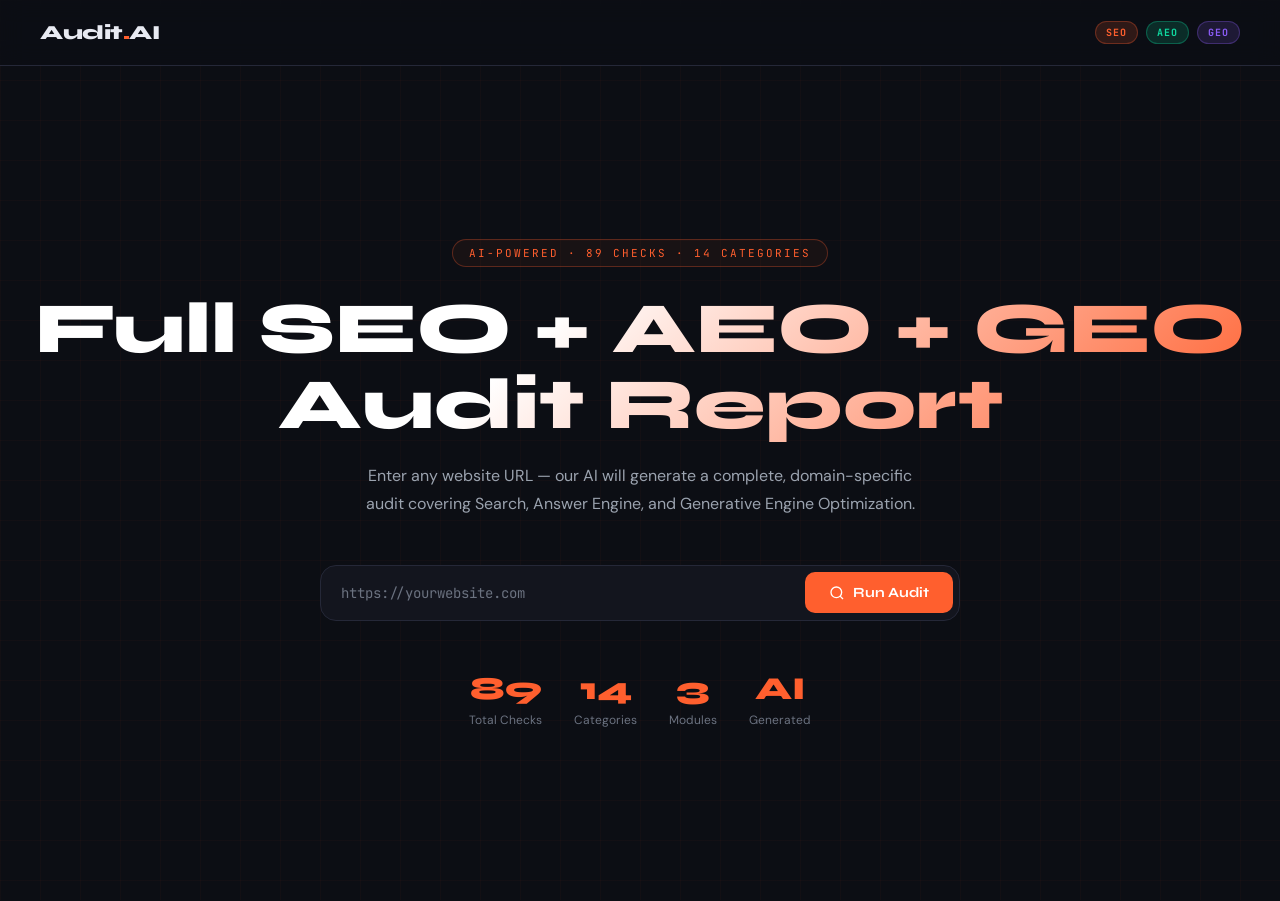
<file: index2.html>
<!DOCTYPE html>
<html lang="en">
<head>
<meta charset="UTF-8">
<meta name="viewport" content="width=device-width, initial-scale=1.0">
<title>SEO / AEO / GEO Audit Tool</title>
<link href="https://fonts.googleapis.com/css2?family=Syne:wght@400;600;700;800&family=DM+Sans:wght@300;400;500;600&family=JetBrains+Mono:wght@400;600&display=swap" rel="stylesheet">
<style>
  :root {
    --bg: #0c0e14;
    --surface: #13151e;
    --surface2: #1a1d2b;
    --border: #252838;
    --accent: #ff5f2e;
    --accent2: #10d9a0;
    --accent3: #8b5cf6;
    --text: #e8eaf2;
    --muted: #6b7280;
    --muted2: #9ba3af;
    --good: #10d9a0;
    --warn: #f59e0b;
    --bad: #ef4444;
    --font-display: 'Syne', sans-serif;
    --font-body: 'DM Sans', sans-serif;
    --font-mono: 'JetBrains Mono', monospace;
  }
  * { box-sizing: border-box; margin: 0; padding: 0; }
  body {
    background: var(--bg);
    color: var(--text);
    font-family: var(--font-body);
    min-height: 100vh;
    overflow-x: hidden;
  }

  /* ── BG GRID ── */
  body::before {
    content: '';
    position: fixed; inset: 0;
    background-image:
      linear-gradient(rgba(255,95,46,0.03) 1px, transparent 1px),
      linear-gradient(90deg, rgba(255,95,46,0.03) 1px, transparent 1px);
    background-size: 40px 40px;
    pointer-events: none; z-index: 0;
  }

  /* ── HEADER ── */
  .header {
    position: relative; z-index: 10;
    padding: 20px 40px;
    display: flex; align-items: center; justify-content: space-between;
    border-bottom: 1px solid var(--border);
    background: rgba(12,14,20,0.8);
    backdrop-filter: blur(12px);
  }
  .logo {
    font-family: var(--font-display);
    font-size: 20px; font-weight: 800;
    letter-spacing: -0.5px;
  }
  .logo span { color: var(--accent); }
  .badges { display: flex; gap: 8px; }
  .badge {
    font-size: 10px; font-weight: 700; letter-spacing: 1px;
    padding: 4px 10px; border-radius: 20px;
    font-family: var(--font-mono);
  }
  .badge-seo { background: rgba(255,95,46,0.15); color: var(--accent); border: 1px solid rgba(255,95,46,0.3); }
  .badge-aeo { background: rgba(16,217,160,0.15); color: var(--accent2); border: 1px solid rgba(16,217,160,0.3); }
  .badge-geo { background: rgba(139,92,246,0.15); color: var(--accent3); border: 1px solid rgba(139,92,246,0.3); }

  /* ── HERO ── */
  #page-hero {
    position: relative; z-index: 5;
    min-height: calc(100vh - 65px);
    display: flex; flex-direction: column;
    align-items: center; justify-content: center;
    padding: 60px 20px;
  }
  .hero-tag {
    font-family: var(--font-mono);
    font-size: 11px; letter-spacing: 2px; color: var(--accent);
    text-transform: uppercase; margin-bottom: 24px;
    padding: 6px 16px; border: 1px solid rgba(255,95,46,0.3);
    border-radius: 20px; background: rgba(255,95,46,0.05);
  }
  .hero-title {
    font-family: var(--font-display);
    font-size: clamp(36px,6vw,72px);
    font-weight: 800; line-height: 1.05;
    text-align: center; margin-bottom: 20px;
    background: linear-gradient(135deg, #fff 40%, #ff5f2e 100%);
    -webkit-background-clip: text; -webkit-text-fill-color: transparent;
    background-clip: text;
  }
  .hero-sub {
    font-size: 16px; color: var(--muted2); text-align: center;
    max-width: 560px; line-height: 1.7; margin-bottom: 48px;
  }

  /* ── INPUT BOX ── */
  .input-wrapper {
    width: 100%; max-width: 640px;
    background: var(--surface);
    border: 1px solid var(--border);
    border-radius: 16px;
    padding: 6px 6px 6px 20px;
    display: flex; gap: 12px; align-items: center;
    transition: border-color 0.2s, box-shadow 0.2s;
  }
  .input-wrapper:focus-within {
    border-color: var(--accent);
    box-shadow: 0 0 0 3px rgba(255,95,46,0.1);
  }
  #url-input {
    flex: 1; background: transparent; border: none; outline: none;
    font-family: var(--font-mono); font-size: 14px; color: var(--text);
    padding: 12px 0;
  }
  #url-input::placeholder { color: var(--muted); }
  #audit-btn {
    background: var(--accent);
    border: none; cursor: pointer;
    padding: 12px 24px; border-radius: 10px;
    font-family: var(--font-display); font-size: 14px; font-weight: 700;
    color: #fff; white-space: nowrap;
    transition: background 0.2s, transform 0.1s;
    display: flex; align-items: center; gap: 8px;
  }
  #audit-btn:hover { background: #e84e1f; transform: translateY(-1px); }
  #audit-btn:disabled { background: #555; cursor: not-allowed; transform: none; }

  .hero-stats {
    display: flex; gap: 32px; margin-top: 48px; flex-wrap: wrap;
    justify-content: center;
  }
  .hero-stat { text-align: center; }
  .hero-stat-num {
    font-family: var(--font-display); font-size: 32px; font-weight: 800;
    color: var(--accent);
  }
  .hero-stat-lbl { font-size: 12px; color: var(--muted); margin-top: 4px; }

  /* ── LOADING ── */
  #loading {
    display: none; position: relative; z-index: 5;
    padding: 60px 20px; max-width: 900px; margin: 0 auto;
  }
  .scan-header {
    text-align: center; margin-bottom: 40px;
  }
  .scan-title {
    font-family: var(--font-display); font-size: 28px; font-weight: 800;
    margin-bottom: 10px;
  }
  .scan-domain {
    font-family: var(--font-mono); font-size: 14px; color: var(--accent);
    padding: 6px 16px; background: rgba(255,95,46,0.1);
    border: 1px solid rgba(255,95,46,0.2); border-radius: 8px;
    display: inline-block;
  }

  /* Progress bar */
  .prog-track {
    background: var(--surface2); border-radius: 8px; height: 8px;
    overflow: hidden; margin-bottom: 8px;
  }
  #prog-fill {
    height: 100%; background: linear-gradient(90deg, var(--accent), #f59e0b);
    border-radius: 8px; width: 0%; transition: width 0.3s ease;
  }
  .prog-meta {
    display: flex; justify-content: space-between;
    font-family: var(--font-mono); font-size: 11px; color: var(--muted);
    margin-bottom: 32px;
  }
  #prog-pct { color: var(--accent); font-weight: 700; }

  .scan-grid {
    display: grid; grid-template-columns: 1fr 1fr; gap: 20px;
  }
  @media(max-width: 640px) { .scan-grid { grid-template-columns: 1fr; } }

  .scan-box {
    background: var(--surface); border: 1px solid var(--border);
    border-radius: 12px; padding: 20px; overflow: hidden;
  }
  .scan-box-title {
    font-family: var(--font-mono); font-size: 10px; font-weight: 600;
    text-transform: uppercase; letter-spacing: 1px; color: var(--muted);
    margin-bottom: 14px;
  }
  .scan-step {
    display: flex; gap: 10px; align-items: center;
    padding: 7px 0; border-bottom: 1px solid var(--border);
    font-size: 12px; color: var(--muted);
    transition: color 0.2s;
  }
  .scan-step:last-child { border-bottom: none; }
  .scan-step.active { color: var(--text); }
  .scan-step.done { color: var(--good); }
  .ss-dot {
    width: 7px; height: 7px; border-radius: 50%;
    background: var(--border); flex-shrink: 0;
    transition: background 0.2s;
  }
  .scan-step.active .ss-dot { background: var(--accent); animation: pulse 1s infinite; }
  .scan-step.done .ss-dot { background: var(--good); animation: none; }
  @keyframes pulse { 0%,100%{opacity:1} 50%{opacity:0.3} }
  .ss-right { margin-left: auto; font-size: 10px; }

  /* Pages list */
  .page-item {
    display: flex; gap: 8px; align-items: center;
    padding: 5px 0; border-bottom: 1px solid var(--border);
    font-size: 11px;
  }
  .page-item:last-child { border-bottom: none; }
  .page-icon { font-size: 12px; }
  .page-url { flex: 1; color: var(--muted); font-family: var(--font-mono); overflow: hidden; text-overflow: ellipsis; white-space: nowrap; }
  .page-status { font-size: 10px; font-weight: 600; padding: 2px 8px; border-radius: 4px; flex-shrink: 0; }
  .page-status.queued { background: var(--surface2); color: var(--muted); }
  .page-status.scanning { background: rgba(255,95,46,0.15); color: var(--accent); animation: pulse 1s infinite; }
  .page-status.done { background: rgba(16,217,160,0.15); color: var(--good); }

  /* Live counters */
  .live-grid {
    display: grid; grid-template-columns: repeat(4,1fr); gap: 12px; margin-top: 20px;
  }
  .live-card {
    background: var(--surface); border: 1px solid var(--border);
    border-radius: 10px; padding: 14px; text-align: center;
  }
  .live-num {
    font-family: var(--font-display); font-size: 26px; font-weight: 800;
    line-height: 1;
  }
  .live-lbl { font-size: 10px; color: var(--muted); margin-top: 4px; }

  /* ── RESULTS ── */
  #results { display: none; position: relative; z-index: 5; }

  /* Result header */
  .res-header {
    background: var(--surface); border-bottom: 1px solid var(--border);
    padding: 20px 32px; display: flex; align-items: center; gap: 20px;
    flex-wrap: wrap;
  }
  .res-domain-wrap { flex: 1; }
  .res-domain {
    font-family: var(--font-display); font-size: 22px; font-weight: 800;
  }
  .res-meta { font-size: 12px; color: var(--muted); margin-top: 2px; }
  .breadcrumb {
    font-family: var(--font-mono); font-size: 11px; color: var(--muted);
    padding: 6px 0;
  }
  .breadcrumb span { color: var(--accent); }

  .res-actions { display: flex; gap: 10px; }
  .btn {
    padding: 9px 18px; border-radius: 8px; font-size: 13px;
    font-weight: 600; cursor: pointer; border: none; transition: all 0.2s;
    display: flex; align-items: center; gap: 6px;
  }
  .btn-outline {
    background: transparent; border: 1px solid var(--border);
    color: var(--muted2);
  }
  .btn-outline:hover { border-color: var(--accent); color: var(--accent); }
  .btn-primary {
    background: var(--accent); color: #fff;
  }
  .btn-primary:hover { background: #e84e1f; }
  .btn-primary:disabled { background: #555; cursor: not-allowed; }

  /* Tabs */
  .tabs-bar {
    background: var(--surface); border-bottom: 1px solid var(--border);
    padding: 0 32px; display: flex; gap: 2px; overflow-x: auto;
    scrollbar-width: none;
  }
  .tabs-bar::-webkit-scrollbar { display: none; }
  .mtab {
    padding: 14px 18px; font-size: 13px; font-weight: 600;
    color: var(--muted); background: transparent; border: none;
    cursor: pointer; border-bottom: 2px solid transparent;
    white-space: nowrap; transition: all 0.2s;
    display: flex; align-items: center; gap: 6px;
    font-family: var(--font-body);
  }
  .mtab:hover { color: var(--text); }
  .mtab.active { color: var(--accent); border-bottom-color: var(--accent); }
  .mtab-count {
    background: var(--bad); color: #fff; font-size: 10px; font-weight: 700;
    padding: 1px 6px; border-radius: 10px;
  }

  /* Tab panels */
  .tab-content { display: none; padding: 32px; max-width: 1200px; margin: 0 auto; }
  .tab-content.active { display: block; }

  /* ── LOADING SKELETON / SPINNER ── */
  .ai-generating {
    display: flex; flex-direction: column; align-items: center;
    justify-content: center; padding: 80px 20px; text-align: center;
  }
  .spinner {
    width: 48px; height: 48px;
    border: 3px solid var(--border);
    border-top-color: var(--accent);
    border-radius: 50%;
    animation: spin 0.8s linear infinite;
    margin-bottom: 20px;
  }
  @keyframes spin { to { transform: rotate(360deg); } }
  .ai-gen-title {
    font-family: var(--font-display); font-size: 20px; font-weight: 700;
    margin-bottom: 8px;
  }
  .ai-gen-sub { font-size: 13px; color: var(--muted); }
  .ai-steps { display: flex; flex-direction: column; gap: 8px; margin-top: 24px; max-width: 360px; width: 100%; }
  .ai-step {
    display: flex; align-items: center; gap: 10px;
    padding: 10px 14px; background: var(--surface);
    border: 1px solid var(--border); border-radius: 8px;
    font-size: 12px; color: var(--muted);
  }
  .ai-step.done { color: var(--good); border-color: rgba(16,217,160,0.3); }
  .ai-step.active { color: var(--text); border-color: var(--accent); }
  .ai-step-dot { width: 8px; height: 8px; border-radius: 50%; background: var(--border); flex-shrink: 0; }
  .ai-step.done .ai-step-dot { background: var(--good); }
  .ai-step.active .ai-step-dot { background: var(--accent); animation: pulse 1s infinite; }

  /* ── CARDS ── */
  .score-cards {
    display: grid; grid-template-columns: repeat(4,1fr); gap: 16px;
    margin-bottom: 28px;
  }
  @media(max-width:900px){ .score-cards { grid-template-columns: repeat(2,1fr); } }
  @media(max-width:500px){ .score-cards { grid-template-columns: 1fr 1fr; } }

  .score-card {
    background: var(--surface); border: 1px solid var(--border);
    border-radius: 14px; padding: 20px;
    transition: border-color 0.2s;
  }
  .score-card:hover { border-color: var(--accent); }
  .sc-label { font-size: 11px; color: var(--muted); text-transform: uppercase; letter-spacing: 1px; font-family: var(--font-mono); margin-bottom: 10px; }
  .sc-value {
    font-family: var(--font-display); font-size: 36px; font-weight: 800;
    line-height: 1;
  }
  .sc-sub { font-size: 11px; color: var(--muted); margin-top: 6px; }
  .sc-bar { height: 3px; background: var(--border); border-radius: 2px; margin-top: 14px; }
  .sc-bar-fill { height: 100%; border-radius: 2px; }

  /* section headings */
  .section-head {
    display: flex; align-items: center; gap: 12px;
    margin-bottom: 20px; padding-bottom: 12px;
    border-bottom: 1px solid var(--border);
  }
  .section-head h2 {
    font-family: var(--font-display); font-size: 18px; font-weight: 800;
    flex: 1;
  }
  .section-head span { font-size: 12px; color: var(--muted); }

  /* Gauge */
  .gauges-row { display: flex; gap: 20px; flex-wrap: wrap; margin-bottom: 28px; }
  .gauge-card {
    background: var(--surface); border: 1px solid var(--border);
    border-radius: 14px; padding: 20px; text-align: center;
    min-width: 130px; flex: 1;
  }
  .gauge-title { font-size: 11px; color: var(--muted); text-transform: uppercase; letter-spacing: 1px; font-family: var(--font-mono); margin-bottom: 14px; }
  .gauge-wrap { position: relative; width: 90px; height: 90px; margin: 0 auto 10px; }
  .gauge-wrap svg { width: 100%; height: 100%; }
  .gauge-bg { fill: none; stroke: var(--border); stroke-width: 8; }
  .gauge-fill { fill: none; stroke-width: 8; stroke-linecap: round; }
  .gauge-num { position: absolute; inset: 0; display: flex; flex-direction: column; align-items: center; justify-content: center; }
  .gauge-score { font-family: var(--font-display); font-size: 22px; font-weight: 800; line-height: 1; }
  .gauge-label { font-size: 9px; color: var(--muted); }
  .gauge-grade {
    font-family: var(--font-mono); font-size: 13px; font-weight: 700;
    padding: 3px 10px; border-radius: 6px;
  }

  /* Category accordion */
  .cat-section {
    background: var(--surface); border: 1px solid var(--border);
    border-radius: 12px; margin-bottom: 10px; overflow: hidden;
  }
  .cat-section-head {
    display: flex; align-items: center; justify-content: space-between;
    padding: 14px 18px; cursor: pointer;
    transition: background 0.15s;
    flex-wrap: wrap; gap: 10px;
  }
  .cat-section-head:hover { background: var(--surface2); }
  .cat-score-badge {
    font-family: var(--font-mono); font-size: 11px; font-weight: 700;
    padding: 3px 10px; border-radius: 6px;
  }
  .cat-toggle { font-size: 12px; color: var(--muted); transition: transform 0.2s; }
  .cat-section.open .cat-toggle { transform: rotate(180deg); }
  .cat-stats-row { display: flex; gap: 12px; font-size: 11px; }
  .cat-stat-pass { color: var(--good); font-weight: 600; }
  .cat-stat-warn { color: var(--warn); font-weight: 600; }
  .cat-stat-fail { color: var(--bad); font-weight: 600; }

  /* Table inside accordion */
  .table-scroll { overflow-x: auto; display: none; }
  .cat-section.open .table-scroll { display: block; }

  .checks-table {
    width: 100%; border-collapse: collapse; font-size: 12px;
  }
  .checks-table th {
    padding: 10px 14px; text-align: left;
    font-size: 10px; font-weight: 700; text-transform: uppercase;
    letter-spacing: 0.5px; color: var(--muted);
    background: var(--surface2); border-bottom: 1px solid var(--border);
  }
  .checks-table td {
    padding: 10px 14px; border-bottom: 1px solid var(--border);
    color: var(--text); vertical-align: top;
  }
  .checks-table tr:last-child td { border-bottom: none; }
  .check-name { font-weight: 600; font-size: 12px; }
  .finding-text { font-size: 12px; color: var(--muted2); line-height: 1.4; }
  .action-text { font-size: 12px; color: var(--text); line-height: 1.4; }

  /* Badges */
  .status-badge {
    display: inline-flex; align-items: center; gap: 4px;
    font-size: 10px; font-weight: 700; padding: 3px 8px; border-radius: 5px;
    font-family: var(--font-mono); white-space: nowrap;
  }
  .sb-pass { background: rgba(16,217,160,0.12); color: var(--good); border: 1px solid rgba(16,217,160,0.25); }
  .sb-warn { background: rgba(245,158,11,0.12); color: var(--warn); border: 1px solid rgba(245,158,11,0.25); }
  .sb-fail { background: rgba(239,68,68,0.12); color: var(--bad); border: 1px solid rgba(239,68,68,0.25); }

  .priority-badge {
    display: inline-block; font-size: 10px; font-weight: 700;
    padding: 2px 8px; border-radius: 4px; font-family: var(--font-mono);
  }
  .pr-critical { background: rgba(239,68,68,0.15); color: var(--bad); }
  .pr-high { background: rgba(245,158,11,0.15); color: var(--warn); }
  .pr-medium { background: rgba(59,130,246,0.15); color: #60a5fa; }
  .pr-low { background: rgba(107,114,128,0.15); color: var(--muted2); }

  /* Strengths / Weaknesses */
  .sw-list { display: flex; flex-direction: column; gap: 8px; margin-bottom: 24px; }
  .sw-item {
    display: flex; gap: 12px; align-items: flex-start;
    padding: 12px 16px; border-radius: 10px;
    font-size: 13px; line-height: 1.5; border: 1px solid;
  }
  .sw-item.strength { background: rgba(16,217,160,0.05); border-color: rgba(16,217,160,0.15); }
  .sw-item.weakness { background: rgba(239,68,68,0.05); border-color: rgba(239,68,68,0.15); }
  .sw-dot { width: 8px; height: 8px; border-radius: 50%; flex-shrink: 0; margin-top: 5px; }
  .sw-dot.s { background: var(--good); }
  .sw-dot.w { background: var(--bad); }

  /* Exec summary card */
  .exec-card {
    background: var(--surface); border: 1px solid var(--border);
    border-radius: 14px; padding: 24px; margin-bottom: 24px;
  }
  .exec-card-title {
    font-family: var(--font-display); font-size: 15px; font-weight: 700;
    margin-bottom: 12px; display: flex; align-items: center; gap: 8px;
  }
  .exec-grid { display: grid; grid-template-columns: 1fr 1fr; gap: 20px; }
  @media(max-width:640px){ .exec-grid { grid-template-columns: 1fr; } }
  .exec-col h3 { font-size: 13px; font-weight: 700; margin-bottom: 10px; color: var(--muted2); }
  .exec-col ul { list-style: none; display: flex; flex-direction: column; gap: 6px; }
  .exec-col li {
    display: flex; gap: 8px; align-items: flex-start;
    font-size: 12px; color: var(--muted2); line-height: 1.5;
  }
  .li-dot { width: 6px; height: 6px; border-radius: 50%; margin-top: 5px; flex-shrink: 0; }

  /* Calendar */
  .cal-month { margin-bottom: 28px; }
  .cal-month-head {
    background: var(--surface2); border: 1px solid var(--border);
    border-radius: 12px 12px 0 0; padding: 14px 20px;
    display: flex; align-items: center; justify-content: space-between;
  }
  .cal-month-head h3 {
    font-family: var(--font-display); font-size: 15px; font-weight: 700;
  }
  .cal-table { width: 100%; border-collapse: collapse; font-size: 12px; min-width: 700px; }
  .cal-table th {
    padding: 9px 14px; text-align: left;
    font-size: 10px; font-weight: 700; text-transform: uppercase;
    letter-spacing: 0.5px; color: var(--muted);
    background: var(--surface2); border-bottom: 1px solid var(--border);
  }
  .cal-table td {
    padding: 10px 14px; border-bottom: 1px solid var(--border);
    background: var(--surface); color: var(--text); vertical-align: top;
  }
  .cal-week { font-family: var(--font-mono); font-size: 11px; font-weight: 700; color: var(--accent); }
  .cal-dates { font-size: 10px; color: var(--muted); margin-top: 2px; }
  .cal-title { font-weight: 600; font-size: 12px; }
  .cal-kw { font-size: 11px; color: var(--muted2); margin-top: 3px; font-style: italic; }
  .cal-goal { font-size: 11px; color: var(--muted2); }

  /* Content type chips */
  .type-chip { font-size: 10px; font-weight: 700; padding: 3px 8px; border-radius: 5px; white-space: nowrap; }
  .type-blog { background: rgba(59,130,246,0.15); color: #60a5fa; }
  .type-service { background: rgba(255,95,46,0.15); color: var(--accent); }
  .type-case { background: rgba(16,217,160,0.15); color: var(--good); }
  .type-social { background: rgba(236,72,153,0.15); color: #f472b6; }
  .type-faq { background: rgba(245,158,11,0.15); color: var(--warn); }
  .type-usecase { background: rgba(139,92,246,0.15); color: var(--accent3); }
  .type-definition { background: rgba(6,182,212,0.15); color: #22d3ee; }
  .type-landing { background: rgba(168,85,247,0.15); color: #c084fc; }

  .owner-chip { font-size: 10px; font-weight: 700; padding: 3px 8px; border-radius: 5px; }
  .owner-seo { background: rgba(255,95,46,0.15); color: var(--accent); }
  .owner-content { background: rgba(59,130,246,0.15); color: #60a5fa; }
  .owner-marketing { background: rgba(16,217,160,0.15); color: var(--good); }

  /* KW table */
  .kw-table { width: 100%; border-collapse: collapse; font-size: 12px; min-width: 700px; }
  .kw-table th {
    padding: 9px 14px; text-align: left;
    font-size: 10px; font-weight: 700; text-transform: uppercase;
    letter-spacing: 0.5px; color: var(--muted);
    background: var(--surface2); border-bottom: 1px solid var(--border);
  }
  .kw-table td {
    padding: 9px 14px; border-bottom: 1px solid var(--border);
    background: var(--surface); color: var(--text); vertical-align: top;
  }
  .kw-keyword { font-weight: 500; }
  .kw-vol { font-family: var(--font-mono); text-align: right; }
  .diff-high { color: var(--bad); font-weight: 600; }
  .diff-medium { color: var(--warn); font-weight: 600; }
  .diff-low { color: var(--good); font-weight: 600; }
  .intent-chip { font-size: 10px; padding: 2px 7px; background: var(--surface2); border-radius: 4px; color: var(--muted2); }
  .target-page { font-size: 11px; color: var(--muted2); }

  /* Competitor */
  .comp-profile {
    background: var(--surface); border: 1px solid var(--border);
    border-radius: 12px; overflow: hidden; margin-bottom: 14px;
  }
  .comp-profile-head {
    padding: 14px 18px; background: var(--surface2);
    border-bottom: 1px solid var(--border);
    display: flex; align-items: center; justify-content: space-between; flex-wrap: wrap; gap: 8px;
  }
  .comp-profile-head h3 { font-family: var(--font-display); font-size: 15px; font-weight: 700; }
  .comp-profile-head span { font-size: 11px; color: var(--muted); }
  .comp-detail-table { width: 100%; border-collapse: collapse; }
  .comp-detail-table td { padding: 9px 18px; border-bottom: 1px solid var(--border); font-size: 12px; }
  .comp-detail-table td:first-child { color: var(--muted); font-weight: 600; min-width: 120px; width: 140px; }

  /* Action table */
  .action-table { width: 100%; border-collapse: collapse; font-size: 12px; min-width: 650px; }
  .action-table th {
    padding: 9px 12px; text-align: left;
    font-size: 10px; font-weight: 700; text-transform: uppercase;
    letter-spacing: 0.5px; color: var(--muted);
    background: var(--surface2); border-bottom: 1px solid var(--border);
  }
  .action-table td {
    padding: 9px 12px; border-bottom: 1px solid var(--border);
    background: var(--surface); vertical-align: top;
  }
  .action-num { font-family: var(--font-mono); font-weight: 700; font-size: 13px; }
  .action-fix { font-size: 12px; color: var(--text); line-height: 1.4; }
  .check-desc { font-size: 11px; color: var(--muted); margin-top: 3px; }

  /* Phase table */
  .phase-table { background: var(--surface); border: 1px solid var(--border); border-radius: 12px; overflow: hidden; margin-bottom: 16px; }
  .phase-head { padding: 14px 18px; }
  .phase-head-title { font-family: var(--font-display); font-size: 15px; font-weight: 700; }
  .phase-head-sub { font-size: 11px; color: var(--muted); margin-top: 3px; }
  .phase-inner-table { width: 100%; border-collapse: collapse; font-size: 12px; min-width: 600px; }
  .phase-inner-table th { padding: 8px 12px; text-align: left; font-size: 10px; font-weight: 700; text-transform: uppercase; letter-spacing: 0.5px; color: var(--muted); background: var(--surface2); border-bottom: 1px solid var(--border); }
  .phase-inner-table td { padding: 9px 12px; border-bottom: 1px solid var(--border); }
  .phase-inner-table tr:last-child td { border-bottom: none; }

  /* Score chips */
  .score-chip { font-family: var(--font-mono); font-size: 11px; font-weight: 700; padding: 3px 8px; border-radius: 5px; }
  .sc-red { background: rgba(239,68,68,0.15); color: var(--bad); }
  .sc-yellow { background: rgba(245,158,11,0.15); color: var(--warn); }
  .sc-green { background: rgba(16,217,160,0.15); color: var(--good); }

  /* Grade colors */
  .grade-good { background: rgba(16,217,160,0.15); color: var(--good); }
  .grade-ok { background: rgba(245,158,11,0.15); color: var(--warn); }
  .grade-bad { background: rgba(239,68,68,0.15); color: var(--bad); }

  /* Intro para */
  .intro-para {
    border-left: 3px solid var(--accent);
    padding: 12px 16px; margin-bottom: 20px;
    background: rgba(255,95,46,0.05); border-radius: 0 8px 8px 0;
    font-size: 13px; color: var(--muted2); line-height: 1.65;
  }

  /* Focus para */
  .focus-para {
    border-left: 3px solid var(--warn);
    padding: 10px 14px; margin-bottom: 14px;
    background: rgba(245,158,11,0.05); border-radius: 0 8px 8px 0;
    font-size: 12.5px; color: var(--muted2); line-height: 1.6;
  }

  /* Cat intro */
  .cat-intro {
    padding: 10px 18px; font-size: 12.5px; color: var(--muted2);
    line-height: 1.6; font-style: italic;
    border-bottom: 1px solid var(--border);
    background: rgba(255,255,255,0.02);
    display: none;
  }
  .cat-section.open .cat-intro { display: block; }

  /* Milestone table */
  .milestone-table { width: 100%; border-collapse: collapse; font-size: 13px; }
  .milestone-table th { padding: 10px 16px; text-align: left; font-size: 11px; font-weight: 700; text-transform: uppercase; letter-spacing: 0.5px; color: var(--muted); background: var(--surface2); border-bottom: 1px solid var(--border); }
  .milestone-table td { padding: 10px 16px; border-bottom: 1px solid var(--border); background: var(--surface); }

  /* Positioning box */
  .positioning-box {
    background: var(--surface2); border: 1px solid var(--accent);
    border-radius: 10px; padding: 18px; font-size: 13px;
    line-height: 1.65; color: var(--text); font-style: italic;
    margin-bottom: 24px;
  }

  /* Error state */
  .error-box {
    background: rgba(239,68,68,0.1); border: 1px solid rgba(239,68,68,0.3);
    border-radius: 12px; padding: 24px; text-align: center;
    margin: 40px auto; max-width: 500px;
  }
  .error-box h3 { font-family: var(--font-display); font-size: 18px; margin-bottom: 10px; color: var(--bad); }
  .error-box p { font-size: 13px; color: var(--muted2); }

  /* Scrollbar */
  ::-webkit-scrollbar { width: 6px; height: 6px; }
  ::-webkit-scrollbar-track { background: var(--bg); }
  ::-webkit-scrollbar-thumb { background: var(--border); border-radius: 3px; }

  /* Responsive */
  @media(max-width:768px){
    .header { padding: 14px 20px; }
    .tab-content { padding: 20px 16px; }
    .tabs-bar { padding: 0 16px; }
  }
</style>
</head>
<body>

<!-- HEADER -->
<header class="header">
  <div class="logo">Audit<span>.</span>AI</div>
  <div class="badges">
    <span class="badge badge-seo">SEO</span>
    <span class="badge badge-aeo">AEO</span>
    <span class="badge badge-geo">GEO</span>
  </div>
</header>

<!-- HERO -->
<div id="page-hero">
  <div class="hero-tag">AI-Powered · 89 Checks · 14 Categories</div>
  <h1 class="hero-title">Full SEO + AEO + GEO<br>Audit Report</h1>
  <p class="hero-sub">Enter any website URL — our AI will generate a complete, domain-specific audit covering Search, Answer Engine, and Generative Engine Optimization.</p>
  <div class="input-wrapper">
    <input type="text" id="url-input" placeholder="https://yourwebsite.com" autocomplete="off" spellcheck="false">
    <button id="audit-btn" onclick="startAudit()">
      <svg width="16" height="16" fill="none" stroke="currentColor" stroke-width="2" viewBox="0 0 24 24"><circle cx="11" cy="11" r="8"/><path d="m21 21-4.35-4.35"/></svg>
      Run Audit
    </button>
  </div>
  <div class="hero-stats">
    <div class="hero-stat"><div class="hero-stat-num">89</div><div class="hero-stat-lbl">Total Checks</div></div>
    <div class="hero-stat"><div class="hero-stat-num">14</div><div class="hero-stat-lbl">Categories</div></div>
    <div class="hero-stat"><div class="hero-stat-num">3</div><div class="hero-stat-lbl">Modules</div></div>
    <div class="hero-stat"><div class="hero-stat-num">AI</div><div class="hero-stat-lbl">Generated</div></div>
  </div>
</div>

<!-- LOADING -->
<div id="loading">
  <div class="scan-header">
    <div class="scan-title">Scanning Website...</div>
    <div class="scan-domain" id="scan-domain-text"></div>
  </div>
  <div class="prog-track"><div id="prog-fill"></div></div>
  <div class="prog-meta">
    <span id="prog-label">Initializing...</span>
    <span><span id="prog-pct">0</span>%</span>
  </div>
  <div style="display:flex;gap:8px;flex-wrap:wrap;justify-content:center;margin-bottom:20px">
    <span id="prog-time" style="font-size:12px;color:var(--muted);font-family:var(--font-mono)"></span>
  </div>
  <div class="scan-grid">
    <div class="scan-box">
      <div class="scan-box-title">Scan Steps</div>
      <div id="scan-steps"></div>
    </div>
    <div class="scan-box">
      <div class="scan-box-title" style="display:flex;justify-content:space-between">
        <span>Pages Crawled</span>
        <span id="pages-count" style="color:var(--accent)">0/0</span>
      </div>
      <div id="pages-list" style="max-height:200px;overflow-y:auto"></div>
    </div>
  </div>
  <div class="live-grid" style="margin-top:20px">
    <div class="live-card"><div class="live-num" style="color:var(--muted2)" id="live-checked">0</div><div class="live-lbl">Checks Run</div></div>
    <div class="live-card"><div class="live-num" style="color:var(--bad)" id="live-errors">0</div><div class="live-lbl">Errors</div></div>
    <div class="live-card"><div class="live-num" style="color:var(--warn)" id="live-warnings">0</div><div class="live-lbl">Warnings</div></div>
    <div class="live-card"><div class="live-num" style="color:var(--good)" id="live-passed">0</div><div class="live-lbl">Passed</div></div>
  </div>
</div>

<!-- RESULTS -->
<div id="results">
  <div class="res-header">
    <div class="res-domain-wrap">
      <div class="breadcrumb">AuditAI › <span id="bc-domain"></span></div>
      <div class="res-domain" id="res-domain"></div>
      <div class="res-meta" id="res-meta"></div>
    </div>
    <div class="res-actions">
      <button class="btn btn-outline" onclick="resetAudit()">← New Audit</button>
    </div>
  </div>
  <div class="tabs-bar" id="module-tabs"></div>
  <div id="tab-panels"></div>
</div>

<script>
// ── UTILITIES ──
function scCol(s){ return s>=65?'#10d9a0':s>=45?'#f59e0b':'#ef4444'; }
function scBg(s){ return s>=65?'rgba(16,217,160,0.12)':s>=45?'rgba(245,158,11,0.12)':'rgba(239,68,68,0.12)'; }
function grade(s){ return s>=90?'A+':s>=80?'A':s>=70?'B+':s>=60?'B':s>=50?'C':s>=40?'D':'F'; }
function gradeClass(s){ return s>=65?'grade-good':s>=45?'grade-ok':'grade-bad'; }
function statusBadge(st){
  if(st==='PASS') return `<span class="status-badge sb-pass">✓ PASS</span>`;
  if(st==='WARN') return `<span class="status-badge sb-warn">⚠ WARN</span>`;
  return `<span class="status-badge sb-fail">✗ FAIL</span>`;
}
function priChip(p){ return `<span class="priority-badge pr-${p.toLowerCase()}">${p}</span>`; }
function typeChip(t){
  const map={'Blog Post':'type-blog','Service Page':'type-service','Case Study':'type-case','Social Post':'type-social','FAQ Page':'type-faq','Use Case Page':'type-usecase','Definition Page':'type-definition','Landing Page':'type-landing'};
  return `<span class="type-chip ${map[t]||'type-blog'}">${t}</span>`;
}
function ownerChip(o){
  const map={'SEO':'owner-seo','Content':'owner-content','Marketing':'owner-marketing'};
  return `<span class="owner-chip ${map[o]||'owner-seo'}">${o}</span>`;
}
function diffChip(d){ return `<span class="diff-${d.toLowerCase()}">${d}</span>`; }
function rng(a,b){ return Math.floor(Math.random()*(b-a+1))+a; }

// ── SCAN ANIMATION ──
const SCAN_STEPS=[
  {label:'Resolving domain DNS & SSL',duration:2500},
  {label:'Crawling homepage & structure',duration:3500},
  {label:'Discovering internal pages',duration:4000},
  {label:'Auditing on-page SEO elements',duration:4500},
  {label:'Checking technical SEO setup',duration:4000},
  {label:'Testing Core Web Vitals',duration:4500},
  {label:'Analyzing mobile responsiveness',duration:3500},
  {label:'Running AEO & schema checks',duration:4000},
  {label:'Scanning GEO & AI signals',duration:4000},
  {label:'Auditing backlink profile',duration:3500},
  {label:'Checking local SEO signals',duration:3500},
  {label:'Generating AI audit report...',duration:8000},
];

function generatePages(domain){
  const base=domain.replace(/https?:\/\//i,'').replace(/\/$/,'');
  return [
    {url:base+'/',label:'Homepage',icon:'🏠'},
    {url:base+'/about',label:'About Us',icon:'👥'},
    {url:base+'/services',label:'Services',icon:'⚙️'},
    {url:base+'/blog',label:'Blog',icon:'📝'},
    {url:base+'/contact',label:'Contact',icon:'✉️'},
    {url:base+'/sitemap.xml',label:'XML Sitemap',icon:'🗺️'},
    {url:base+'/robots.txt',label:'robots.txt',icon:'🤖'},
    {url:base+'/pricing',label:'Pricing',icon:'💰'},
    {url:base+'/faq',label:'FAQ',icon:'❓'},
    {url:base+'/case-studies',label:'Case Studies',icon:'📋'},
  ];
}

let _userDomain='';
let _auditData=null;

async function startAudit(){
  let url=(document.getElementById('url-input').value||'').trim();
  if(!url){document.getElementById('url-input').focus();return;}
  if(!/^https?:\/\//i.test(url)) url='https://'+url;
  const domain=url.replace(/https?:\/\//i,'').replace(/\/$/,'');

  document.getElementById('audit-btn').disabled=true;
  document.getElementById('page-hero').style.display='none';
  document.getElementById('results').style.display='none';
  const ld=document.getElementById('loading');
  ld.style.display='block';
  document.getElementById('scan-domain-text').textContent=domain;
  _userDomain=domain;

  const pages=generatePages(url);
  const totalPages=pages.length;
  const pagesListEl=document.getElementById('pages-list');
  const pagesCountEl=document.getElementById('pages-count');

  const stepsEl=document.getElementById('scan-steps');
  stepsEl.innerHTML=SCAN_STEPS.map((s,i)=>
    `<div class="scan-step" id="ss${i}"><div class="ss-dot"></div><div style="flex:1">${s.label}</div><span class="ss-right" id="ss-time-${i}"></span></div>`
  ).join('');

  pagesListEl.innerHTML=pages.map((p,i)=>
    `<div class="page-item" id="pi${i}"><span class="page-icon">${p.icon}</span><span class="page-url">${p.url}</span><span class="page-status queued" id="ps${i}">Queued</span></div>`
  ).join('');
  pagesCountEl.textContent=`0/${totalPages}`;

  const pf=document.getElementById('prog-fill');
  const pp=document.getElementById('prog-pct');
  const pl=document.getElementById('prog-label');

  let checked=0;
  function animCounter(el,target,dur){
    let start=0,step=target/(dur/50);
    const iv=setInterval(()=>{
      start=Math.min(start+step,target);
      el.textContent=Math.round(start);
      if(start>=target)clearInterval(iv);
    },50);
  }

  const TOTAL_DURATION=55000;
  const startTime=Date.now();

  const progIv=setInterval(()=>{
    const elapsed=Date.now()-startTime;
    const pct=Math.min(Math.round((elapsed/TOTAL_DURATION)*100),95);
    pf.style.width=pct+'%';
    pp.textContent=pct;
  },200);

  let pageIdx=0;
  const pageCrawlInterval=Math.round((TOTAL_DURATION*0.7)/totalPages);
  function crawlNextPage(){
    if(pageIdx>=totalPages)return;
    if(pageIdx>0){
      const prev=document.getElementById('ps'+(pageIdx-1));
      if(prev){prev.textContent='Done';prev.className='page-status done';}
    }
    const cur=document.getElementById('ps'+pageIdx);
    if(cur){cur.textContent='Scanning...';cur.className='page-status scanning';}
    pagesCountEl.textContent=`${pageIdx+1}/${totalPages}`;
    pageIdx++;
    setTimeout(crawlNextPage,pageCrawlInterval+rng(-200,200));
  }
  setTimeout(crawlNextPage,500);

  let stepIdx=0;
  function runNextStep(){
    if(stepIdx>0){
      const prev=document.getElementById('ss'+(stepIdx-1));
      if(prev){prev.className='scan-step done';document.getElementById('ss-time-'+(stepIdx-1)).textContent='Done';}
    }
    if(stepIdx>=SCAN_STEPS.length){
      pages.forEach((_,i)=>{
        const el=document.getElementById('ps'+i);
        if(el){el.textContent='Done';el.className='page-status done';}
      });
      pagesCountEl.textContent=`${totalPages}/${totalPages}`;
      clearInterval(progIv);
      pf.style.width='97%'; pp.textContent='97';
      pl.textContent='Generating AI audit report...';
      animCounter(document.getElementById('live-checked'),89,1500);
      animCounter(document.getElementById('live-errors'),12,1500);
      animCounter(document.getElementById('live-warnings'),22,1500);
      animCounter(document.getElementById('live-passed'),55,1500);

      // NOW call Claude API to generate audit
      generateAuditWithAI(domain, url).then(data=>{
        _auditData=data;
        clearInterval(progIv);
        pf.style.width='100%'; pp.textContent='100';
        pl.textContent='Audit complete!';
        setTimeout(()=>{
          ld.style.display='none';
          renderResults(data,domain);
        },800);
      }).catch(err=>{
        console.error('AI generation failed:',err);
        ld.style.display='none';
        document.getElementById('page-hero').style.display='block';
        document.getElementById('audit-btn').disabled=false;
        alert('Audit generation failed. Please try again.');
      });
      return;
    }
    const step=SCAN_STEPS[stepIdx];
    const stepEl=document.getElementById('ss'+stepIdx);
    if(stepEl)stepEl.className='scan-step active';
    pl.textContent=step.label+'...';
    stepIdx++;
    setTimeout(runNextStep,step.duration+rng(-200,300));
  }
  setTimeout(runNextStep,800);
}

// ── AI AUDIT GENERATION ──
async function generateAuditWithAI(domain, fullUrl){
  const prompt=`You are an expert SEO/AEO/GEO analyst. Generate a COMPLETE, REALISTIC, DOMAIN-SPECIFIC audit for the website: ${domain} (${fullUrl}).

The audit MUST be realistic and specific to this actual domain. Infer what kind of business/website this is based on the domain name and generate findings accordingly.

Return ONLY a valid JSON object with this EXACT structure (no markdown, no extra text):

{
  "domain": "${domain}",
  "overall": <number 40-88>,
  "businessType": "<what type of business/website this appears to be>",
  "industry": "<industry/niche>",
  "mods": {
    "seo": {
      "label": "SEO",
      "score": <number>,
      "color": "#ff5f2e",
      "intro": "<2-3 sentence SEO-specific intro for this domain>",
      "categories": [
        {
          "name": "On-Page SEO",
          "sectionNum": "2.1",
          "score": <number>,
          "intro": "<specific intro for this site>",
          "checks": [
            {"n":"Title Tag","status":"PASS|WARN|FAIL","finding":"<specific finding for ${domain}>","priority":"CRITICAL","action":"<specific action>"},
            {"n":"Meta Description","status":"PASS|WARN|FAIL","finding":"<specific finding>","priority":"HIGH","action":"<action>"},
            {"n":"H1 Heading","status":"PASS|WARN|FAIL","finding":"<finding>","priority":"HIGH","action":"<action>"},
            {"n":"H2/H3 Hierarchy","status":"PASS|WARN|FAIL","finding":"<finding>","priority":"MEDIUM","action":"<action>"},
            {"n":"Keyword in First 100 Words","status":"PASS|WARN|FAIL","finding":"<finding>","priority":"HIGH","action":"<action>"},
            {"n":"Image Alt Attributes","status":"PASS|WARN|FAIL","finding":"<finding>","priority":"MEDIUM","action":"<action>"},
            {"n":"Canonical Tag","status":"PASS|WARN|FAIL","finding":"<finding>","priority":"HIGH","action":"<action>"},
            {"n":"Internal Linking","status":"PASS|WARN|FAIL","finding":"<finding>","priority":"MEDIUM","action":"<action>"},
            {"n":"Content Word Count","status":"PASS|WARN|FAIL","finding":"<finding>","priority":"MEDIUM","action":"<action>"}
          ]
        },
        {
          "name": "Technical SEO",
          "sectionNum": "2.2",
          "score": <number>,
          "intro": "<intro>",
          "checks": [
            {"n":"HTTPS / SSL","status":"PASS|WARN|FAIL","finding":"<finding>","priority":"CRITICAL","action":"<action>"},
            {"n":"robots.txt","status":"PASS|WARN|FAIL","finding":"<finding>","priority":"HIGH","action":"<action>"},
            {"n":"XML Sitemap","status":"PASS|WARN|FAIL","finding":"<finding>","priority":"HIGH","action":"<action>"},
            {"n":"Noindex Tags","status":"PASS|WARN|FAIL","finding":"<finding>","priority":"CRITICAL","action":"<action>"},
            {"n":"Structured Data","status":"PASS|WARN|FAIL","finding":"<finding>","priority":"HIGH","action":"<action>"},
            {"n":"404 Error Page","status":"PASS|WARN|FAIL","finding":"<finding>","priority":"HIGH","action":"<action>"},
            {"n":"URL Structure","status":"PASS|WARN|FAIL","finding":"<finding>","priority":"MEDIUM","action":"<action>"},
            {"n":"Redirect Chains","status":"PASS|WARN|FAIL","finding":"<finding>","priority":"HIGH","action":"<action>"},
            {"n":"Hreflang Tags","status":"PASS|WARN|FAIL","finding":"<finding>","priority":"MEDIUM","action":"<action>"}
          ]
        },
        {
          "name": "Core Web Vitals",
          "sectionNum": "2.3",
          "score": <number>,
          "intro": "<intro>",
          "checks": [
            {"n":"Page Load Speed","status":"PASS|WARN|FAIL","finding":"<finding>","priority":"CRITICAL","action":"<action>"},
            {"n":"LCP (Largest Contentful Paint)","status":"PASS|WARN|FAIL","finding":"<finding>","priority":"CRITICAL","action":"<action>"},
            {"n":"CLS (Cumulative Layout Shift)","status":"PASS|WARN|FAIL","finding":"<finding>","priority":"HIGH","action":"<action>"},
            {"n":"INP (Interaction to Next Paint)","status":"PASS|WARN|FAIL","finding":"<finding>","priority":"HIGH","action":"<action>"},
            {"n":"TTFB (Time to First Byte)","status":"PASS|WARN|FAIL","finding":"<finding>","priority":"HIGH","action":"<action>"},
            {"n":"Image Optimization","status":"PASS|WARN|FAIL","finding":"<finding>","priority":"MEDIUM","action":"<action>"},
            {"n":"Render-Blocking Resources","status":"PASS|WARN|FAIL","finding":"<finding>","priority":"HIGH","action":"<action>"},
            {"n":"Browser Caching","status":"PASS|WARN|FAIL","finding":"<finding>","priority":"MEDIUM","action":"<action>"}
          ]
        },
        {
          "name": "Mobile & UX",
          "sectionNum": "2.4",
          "score": <number>,
          "intro": "<intro>",
          "checks": [
            {"n":"Mobile Responsiveness","status":"PASS|WARN|FAIL","finding":"<finding>","priority":"CRITICAL","action":"<action>"},
            {"n":"Viewport Meta Tag","status":"PASS|WARN|FAIL","finding":"<finding>","priority":"HIGH","action":"<action>"},
            {"n":"Touch Targets","status":"PASS|WARN|FAIL","finding":"<finding>","priority":"MEDIUM","action":"<action>"},
            {"n":"Font Size on Mobile","status":"PASS|WARN|FAIL","finding":"<finding>","priority":"MEDIUM","action":"<action>"}
          ]
        },
        {
          "name": "Backlinks & Off-Page SEO",
          "sectionNum": "2.5",
          "score": <number>,
          "intro": "<intro>",
          "checks": [
            {"n":"Domain Authority","status":"PASS|WARN|FAIL","finding":"<finding>","priority":"HIGH","action":"<action>"},
            {"n":"Total Backlinks","status":"PASS|WARN|FAIL","finding":"<finding>","priority":"MEDIUM","action":"<action>"},
            {"n":"Referring Domains","status":"PASS|WARN|FAIL","finding":"<finding>","priority":"HIGH","action":"<action>"},
            {"n":"Toxic Backlinks","status":"PASS|WARN|FAIL","finding":"<finding>","priority":"HIGH","action":"<action>"},
            {"n":"Social Profiles Linked","status":"PASS|WARN|FAIL","finding":"<finding>","priority":"LOW","action":"<action>"}
          ]
        },
        {
          "name": "Local SEO",
          "sectionNum": "2.6",
          "score": <number>,
          "intro": "<intro>",
          "checks": [
            {"n":"Google Business Profile","status":"PASS|WARN|FAIL","finding":"<finding>","priority":"HIGH","action":"<action>"},
            {"n":"NAP Consistency","status":"PASS|WARN|FAIL","finding":"<finding>","priority":"HIGH","action":"<action>"},
            {"n":"Local Citations","status":"PASS|WARN|FAIL","finding":"<finding>","priority":"MEDIUM","action":"<action>"},
            {"n":"Local Structured Data","status":"PASS|WARN|FAIL","finding":"<finding>","priority":"HIGH","action":"<action>"},
            {"n":"Review Signals","status":"PASS|WARN|FAIL","finding":"<finding>","priority":"MEDIUM","action":"<action>"}
          ]
        }
      ]
    },
    "aeo": {
      "label": "AEO",
      "score": <number>,
      "color": "#10d9a0",
      "intro": "<AEO module intro specific to this domain>",
      "categories": [
        {
          "name": "Featured Snippet Optimization",
          "sectionNum": "3.1",
          "score": <number>,
          "intro": "<intro>",
          "checks": [
            {"n":"Question-Based Headings","status":"PASS|WARN|FAIL","finding":"<finding>","priority":"CRITICAL","action":"<action>"},
            {"n":"Direct Answer Paragraphs","status":"PASS|WARN|FAIL","finding":"<finding>","priority":"CRITICAL","action":"<action>"},
            {"n":"Definition Sections","status":"PASS|WARN|FAIL","finding":"<finding>","priority":"HIGH","action":"<action>"},
            {"n":"Ordered Lists for Steps","status":"PASS|WARN|FAIL","finding":"<finding>","priority":"HIGH","action":"<action>"},
            {"n":"Comparison Tables","status":"PASS|WARN|FAIL","finding":"<finding>","priority":"MEDIUM","action":"<action>"},
            {"n":"FAQ Section","status":"PASS|WARN|FAIL","finding":"<finding>","priority":"HIGH","action":"<action>"}
          ]
        },
        {
          "name": "Voice Search",
          "sectionNum": "3.2",
          "score": <number>,
          "intro": "<intro>",
          "checks": [
            {"n":"Conversational Keywords","status":"PASS|WARN|FAIL","finding":"<finding>","priority":"HIGH","action":"<action>"},
            {"n":"Long-Tail Questions","status":"PASS|WARN|FAIL","finding":"<finding>","priority":"HIGH","action":"<action>"},
            {"n":"Local Voice Signals","status":"PASS|WARN|FAIL","finding":"<finding>","priority":"MEDIUM","action":"<action>"},
            {"n":"Speakable Schema","status":"PASS|WARN|FAIL","finding":"<finding>","priority":"MEDIUM","action":"<action>"}
          ]
        },
        {
          "name": "Answer Engine Schema",
          "sectionNum": "3.3",
          "score": <number>,
          "intro": "<intro>",
          "checks": [
            {"n":"FAQPage Schema","status":"PASS|WARN|FAIL","finding":"<finding>","priority":"CRITICAL","action":"<action>"},
            {"n":"HowTo Schema","status":"PASS|WARN|FAIL","finding":"<finding>","priority":"HIGH","action":"<action>"},
            {"n":"QAPage Schema","status":"PASS|WARN|FAIL","finding":"<finding>","priority":"HIGH","action":"<action>"},
            {"n":"Review/Rating Schema","status":"PASS|WARN|FAIL","finding":"<finding>","priority":"MEDIUM","action":"<action>"},
            {"n":"Event Schema","status":"PASS|WARN|FAIL","finding":"<finding>","priority":"MEDIUM","action":"<action>"}
          ]
        },
        {
          "name": "E-E-A-T Signals",
          "sectionNum": "3.4",
          "score": <number>,
          "intro": "<intro>",
          "checks": [
            {"n":"Author Bio & Credentials","status":"PASS|WARN|FAIL","finding":"<finding>","priority":"CRITICAL","action":"<action>"},
            {"n":"About Page Quality","status":"PASS|WARN|FAIL","finding":"<finding>","priority":"HIGH","action":"<action>"},
            {"n":"External Citations","status":"PASS|WARN|FAIL","finding":"<finding>","priority":"HIGH","action":"<action>"},
            {"n":"Trust Badges & Reviews","status":"PASS|WARN|FAIL","finding":"<finding>","priority":"HIGH","action":"<action>"},
            {"n":"Last Updated Date","status":"PASS|WARN|FAIL","finding":"<finding>","priority":"MEDIUM","action":"<action>"}
          ]
        },
        {
          "name": "NLP & Semantic SEO",
          "sectionNum": "3.5",
          "score": <number>,
          "intro": "<intro>",
          "checks": [
            {"n":"Clear Topic Sentences","status":"PASS|WARN|FAIL","finding":"<finding>","priority":"HIGH","action":"<action>"},
            {"n":"Entity Linking","status":"PASS|WARN|FAIL","finding":"<finding>","priority":"HIGH","action":"<action>"},
            {"n":"Semantic Keyword Coverage","status":"PASS|WARN|FAIL","finding":"<finding>","priority":"HIGH","action":"<action>"},
            {"n":"Readability Score","status":"PASS|WARN|FAIL","finding":"<finding>","priority":"MEDIUM","action":"<action>"},
            {"n":"Topical Depth","status":"PASS|WARN|FAIL","finding":"<finding>","priority":"HIGH","action":"<action>"}
          ]
        }
      ]
    },
    "geo": {
      "label": "GEO",
      "score": <number>,
      "color": "#8b5cf6",
      "intro": "<GEO module intro specific to this domain>",
      "categories": [
        {
          "name": "LLM-Ready Content",
          "sectionNum": "4.1",
          "score": <number>,
          "intro": "<intro>",
          "checks": [
            {"n":"Clear Page Summaries","status":"PASS|WARN|FAIL","finding":"<finding>","priority":"CRITICAL","action":"<action>"},
            {"n":"Factual Data with Sources","status":"PASS|WARN|FAIL","finding":"<finding>","priority":"CRITICAL","action":"<action>"},
            {"n":"Unique Research / Data","status":"PASS|WARN|FAIL","finding":"<finding>","priority":"HIGH","action":"<action>"},
            {"n":"AI Crawler Permissions","status":"PASS|WARN|FAIL","finding":"<finding>","priority":"HIGH","action":"<action>"},
            {"n":"Structured for Extraction","status":"PASS|WARN|FAIL","finding":"<finding>","priority":"MEDIUM","action":"<action>"}
          ]
        },
        {
          "name": "Brand Citability",
          "sectionNum": "4.2",
          "score": <number>,
          "intro": "<intro>",
          "checks": [
            {"n":"Consistent Brand Name","status":"PASS|WARN|FAIL","finding":"<finding>","priority":"CRITICAL","action":"<action>"},
            {"n":"Wikipedia / Wikidata","status":"PASS|WARN|FAIL","finding":"<finding>","priority":"HIGH","action":"<action>"},
            {"n":"Industry Directories","status":"PASS|WARN|FAIL","finding":"<finding>","priority":"HIGH","action":"<action>"},
            {"n":"News & Press Mentions","status":"PASS|WARN|FAIL","finding":"<finding>","priority":"HIGH","action":"<action>"},
            {"n":"Niche Term Co-occurrence","status":"PASS|WARN|FAIL","finding":"<finding>","priority":"HIGH","action":"<action>"}
          ]
        },
        {
          "name": "AI Topical Coverage",
          "sectionNum": "4.3",
          "score": <number>,
          "intro": "<intro>",
          "checks": [
            {"n":"Pillar + Cluster Content","status":"PASS|WARN|FAIL","finding":"<finding>","priority":"CRITICAL","action":"<action>"},
            {"n":"Definition Pages","status":"PASS|WARN|FAIL","finding":"<finding>","priority":"HIGH","action":"<action>"},
            {"n":"Comparison Pages","status":"PASS|WARN|FAIL","finding":"<finding>","priority":"MEDIUM","action":"<action>"},
            {"n":"Use Case Content","status":"PASS|WARN|FAIL","finding":"<finding>","priority":"HIGH","action":"<action>"},
            {"n":"Glossary / Terminology","status":"PASS|WARN|FAIL","finding":"<finding>","priority":"MEDIUM","action":"<action>"}
          ]
        },
        {
          "name": "AI Trust & Credibility",
          "sectionNum": "4.4",
          "score": <number>,
          "intro": "<intro>",
          "checks": [
            {"n":"HTTPS Security","status":"PASS|WARN|FAIL","finding":"<finding>","priority":"CRITICAL","action":"<action>"},
            {"n":"Contact & Ownership","status":"PASS|WARN|FAIL","finding":"<finding>","priority":"HIGH","action":"<action>"},
            {"n":"Legal Pages","status":"PASS|WARN|FAIL","finding":"<finding>","priority":"HIGH","action":"<action>"},
            {"n":"Content Freshness","status":"PASS|WARN|FAIL","finding":"<finding>","priority":"HIGH","action":"<action>"},
            {"n":"Social Proof / Testimonials","status":"PASS|WARN|FAIL","finding":"<finding>","priority":"MEDIUM","action":"<action>"}
          ]
        },
        {
          "name": "Machine-Readable Metadata",
          "sectionNum": "4.5",
          "score": <number>,
          "intro": "<intro>",
          "checks": [
            {"n":"Organization Schema","status":"PASS|WARN|FAIL","finding":"<finding>","priority":"CRITICAL","action":"<action>"},
            {"n":"Open Graph Tags","status":"PASS|WARN|FAIL","finding":"<finding>","priority":"MEDIUM","action":"<action>"},
            {"n":"Twitter Card Tags","status":"PASS|WARN|FAIL","finding":"<finding>","priority":"MEDIUM","action":"<action>"},
            {"n":"BreadcrumbList Schema","status":"PASS|WARN|FAIL","finding":"<finding>","priority":"MEDIUM","action":"<action>"},
            {"n":"Author/Person Schema","status":"PASS|WARN|FAIL","finding":"<finding>","priority":"HIGH","action":"<action>"}
          ]
        }
      ]
    }
  },
  "calendar": [
    {
      "month": "Month 1: April 2026",
      "theme": "<relevant theme for ${domain}>",
      "focusText": "<focus paragraph specific to this domain>",
      "items": [
        {"week":"W1","dates":"Apr 1–5","type":"Service Page","title":"<relevant title for ${domain}>","goal":"<specific goal>","keywords":"<relevant keywords for this business>","cta":"Free Audit","owner":"SEO"},
        {"week":"W2","dates":"Apr 7–12","type":"Blog Post","title":"<relevant title>","goal":"<goal>","keywords":"<keywords>","cta":"Contact Us","owner":"Content"},
        {"week":"W3","dates":"Apr 14–19","type":"Service Page","title":"<title>","goal":"<goal>","keywords":"<keywords>","cta":"Get a Quote","owner":"SEO"},
        {"week":"W4","dates":"Apr 21–26","type":"Social Post","title":"<title>","goal":"<goal>","keywords":"<keywords>","cta":"Share/Save","owner":"Marketing"}
      ]
    },
    {
      "month": "Month 2: May 2026",
      "theme": "<theme>",
      "focusText": "<focus>",
      "items": [
        {"week":"W5","dates":"Apr 28–May 3","type":"Blog Post","title":"<title>","goal":"<goal>","keywords":"<keywords>","cta":"Free Audit","owner":"Content"},
        {"week":"W6","dates":"May 5–10","type":"Service Page","title":"<title>","goal":"<goal>","keywords":"<keywords>","cta":"Get a Quote","owner":"SEO"},
        {"week":"W7","dates":"May 12–17","type":"Case Study","title":"<title>","goal":"<goal>","keywords":"<keywords>","cta":"View Work","owner":"Marketing"},
        {"week":"W8","dates":"May 19–24","type":"Social Post","title":"<title>","goal":"<goal>","keywords":"<keywords>","cta":"Follow Us","owner":"Marketing"},
        {"week":"W9","dates":"May 26–31","type":"FAQ Page","title":"<title>","goal":"<goal>","keywords":"<keywords>","cta":"Free Audit","owner":"Content"}
      ]
    },
    {
      "month": "Month 3: June 2026",
      "theme": "<theme>",
      "focusText": "<focus>",
      "items": [
        {"week":"W10","dates":"Jun 2–7","type":"Blog Post","title":"<title>","goal":"<goal>","keywords":"<keywords>","cta":"Free Audit","owner":"Content"},
        {"week":"W11","dates":"Jun 9–14","type":"Use Case Page","title":"<title>","goal":"<goal>","keywords":"<keywords>","cta":"Get a Quote","owner":"SEO"},
        {"week":"W12","dates":"Jun 16–21","type":"Case Study","title":"<title>","goal":"<goal>","keywords":"<keywords>","cta":"View Work","owner":"Marketing"},
        {"week":"W13","dates":"Jun 23–28","type":"Social Post","title":"<title>","goal":"<goal>","keywords":"<keywords>","cta":"Share","owner":"Marketing"}
      ]
    }
  ],
  "competitors": [
    {
      "name": "<competitor 1 name relevant to ${domain}'s industry>",
      "domain": "<competitor domain>",
      "est": <year>,
      "team": "<team size>",
      "hq": "<location>",
      "market": "<market>",
      "pricing": "<pricing>",
      "clutch": "<rating>",
      "seo": <1-5>,
      "aeo": <1-5>,
      "geo": <1-5>,
      "strengths": "<strengths>",
      "weaknesses": "<weaknesses>",
      "opp": "<opportunity for ${domain}>"
    },
    {
      "name": "<competitor 2>",
      "domain": "<domain>",
      "est": <year>,
      "team": "<team>",
      "hq": "<hq>",
      "market": "<market>",
      "pricing": "<pricing>",
      "clutch": "<rating>",
      "seo": <1-5>,
      "aeo": <1-5>,
      "geo": <1-5>,
      "strengths": "<strengths>",
      "weaknesses": "<weaknesses>",
      "opp": "<opp>"
    },
    {
      "name": "<competitor 3>",
      "domain": "<domain>",
      "est": <year>,
      "team": "<team>",
      "hq": "<hq>",
      "market": "<market>",
      "pricing": "<pricing>",
      "clutch": "<rating>",
      "seo": <1-5>,
      "aeo": <1-5>,
      "geo": <1-5>,
      "strengths": "<strengths>",
      "weaknesses": "<weaknesses>",
      "opp": "<opp>"
    }
  ],
  "keywords": {
    "primary": [
      {"kw":"<primary kw 1 for this business>","vol":"<realistic vol>","diff":"HIGH","intent":"Commercial","pri":"CRITICAL","page":"Homepage"},
      {"kw":"<primary kw 2>","vol":"<vol>","diff":"HIGH","intent":"Commercial","pri":"CRITICAL","page":"Service Page"},
      {"kw":"<primary kw 3>","vol":"<vol>","diff":"HIGH","intent":"Commercial","pri":"CRITICAL","page":"Homepage"},
      {"kw":"<primary kw 4>","vol":"<vol>","diff":"MEDIUM","intent":"Commercial","pri":"HIGH","page":"Service Page"},
      {"kw":"<primary kw 5>","vol":"<vol>","diff":"MEDIUM","intent":"Commercial","pri":"HIGH","page":"Pricing Page"}
    ],
    "longtail": [
      {"kw":"<longtail kw 1>","vol":"<vol>","diff":"LOW","intent":"Informational","pri":"HIGH","page":"Blog"},
      {"kw":"<longtail kw 2>","vol":"<vol>","diff":"LOW","intent":"Informational","pri":"HIGH","page":"Blog"},
      {"kw":"<longtail kw 3>","vol":"<vol>","diff":"LOW","intent":"Informational","pri":"MEDIUM","page":"FAQ"},
      {"kw":"<longtail kw 4>","vol":"<vol>","diff":"LOW","intent":"Informational","pri":"MEDIUM","page":"Blog"},
      {"kw":"<longtail kw 5>","vol":"<vol>","diff":"LOW","intent":"Informational","pri":"MEDIUM","page":"Blog"}
    ],
    "local": [
      {"kw":"<local kw 1>","vol":"<vol>","diff":"LOW","intent":"Local","pri":"CRITICAL","page":"Location Page"},
      {"kw":"<local kw 2>","vol":"<vol>","diff":"LOW","intent":"Local","pri":"CRITICAL","page":"GBP"},
      {"kw":"<local kw 3>","vol":"<vol>","diff":"LOW","intent":"Local","pri":"HIGH","page":"Homepage"}
    ],
    "global": [
      {"kw":"<global kw 1>","vol":"<vol>","diff":"MEDIUM","intent":"Commercial","pri":"HIGH","page":"Landing Page"},
      {"kw":"<global kw 2>","vol":"<vol>","diff":"LOW","intent":"Commercial","pri":"HIGH","page":"Service Page"}
    ]
  },
  "execSummaries": {
    "SEO": {
      "what": "<2-3 sentence SEO summary specific to ${domain}>",
      "problems": ["<problem 1 specific to this site>","<problem 2>","<problem 3>","<problem 4>","<problem 5>"],
      "improvements": ["<improvement 1>","<improvement 2>","<improvement 3>","<improvement 4>","<improvement 5>"]
    },
    "AEO": {
      "what": "<AEO summary for ${domain}>",
      "problems": ["<problem 1>","<problem 2>","<problem 3>","<problem 4>"],
      "improvements": ["<improvement 1>","<improvement 2>","<improvement 3>","<improvement 4>"]
    },
    "GEO": {
      "what": "<GEO summary for ${domain}>",
      "problems": ["<problem 1>","<problem 2>","<problem 3>","<problem 4>"],
      "improvements": ["<improvement 1>","<improvement 2>","<improvement 3>","<improvement 4>"]
    }
  }
}

IMPORTANT RULES:
1. ALL findings, titles, keywords, competitors must be SPECIFIC to ${domain} and its industry
2. Mix PASS/WARN/FAIL realistically — not all FAIL, not all PASS. Around 55-60% PASS, 25-30% WARN, 10-15% FAIL
3. Scores should be realistic (40-90 range) and vary between categories
4. Overall score = weighted average of SEO (40%), AEO (35%), GEO (25%)
5. Calendar content titles and keywords must be relevant to this specific business
6. Competitors must be REAL competitors in this domain's actual industry
7. Keywords must be REAL, RELEVANT keywords for this business with realistic search volumes
8. Return ONLY pure JSON — no markdown code blocks, no explanation`;

  const proxyBase = window.location.port === '3000' ? '' : 'http://localhost:3000';
  const response = await fetch(proxyBase + '/api/anthropic/messages', {
    method: 'POST',
    headers: { 'Content-Type': 'application/json' },
    body: JSON.stringify({
      model: 'claude-sonnet-4-20250514',
      max_tokens: 8000,
      messages: [{ role: 'user', content: prompt }]
    })
  });

  if (!response.ok) {
    const errText = await response.text();
    throw new Error('API request failed: ' + response.status + (errText ? ' - ' + errText : ''));
  }
  const apiData = await response.json();
  const rawText = apiData.content.map(b => b.type === 'text' ? b.text : '').join('');
  
  // Clean and parse JSON
  const cleaned = rawText.replace(/```json\s*/g,'').replace(/```\s*/g,'').trim();
  const parsed = JSON.parse(cleaned);
  return parsed;
}

// ── RENDER ──
function renderResults(data, userDomain){
  const displayDomain = userDomain || data.domain;
  document.getElementById('bc-domain').textContent = displayDomain;
  document.getElementById('res-domain').textContent = displayDomain;
  document.getElementById('res-meta').textContent = 
    `Audit completed · ${new Date().toLocaleDateString('en-GB',{day:'2-digit',month:'short',year:'numeric'})} · 89 checks · SEO + AEO + GEO · ${data.businessType||''}`;

  const tabsEl = document.getElementById('module-tabs');
  const panelsEl = document.getElementById('tab-panels');
  tabsEl.innerHTML = ''; panelsEl.innerHTML = '';

  const tabs = [
    {key:'overview',label:'Overview'},
    {key:'seo',label:'SEO Analysis'},
    {key:'aeo',label:'AEO Analysis'},
    {key:'geo',label:'GEO Analysis'},
    {key:'action',label:'Action Plan'},
    {key:'calendar',label:'Content Calendar'},
    {key:'strategy',label:'SEO Strategy'},
    {key:'competitors',label:'Competitors'},
    {key:'keywords',label:'Keywords'},
  ];

  tabs.forEach((t,i)=>{
    const allC = t.key==='seo' ? data.mods.seo.categories.flatMap(c=>c.checks)
                : t.key==='aeo' ? data.mods.aeo.categories.flatMap(c=>c.checks)
                : t.key==='geo' ? data.mods.geo.categories.flatMap(c=>c.checks) : [];
    const issues = allC.filter(c=>c.status!=='PASS').length;
    const btn = document.createElement('button');
    btn.className = 'mtab'+(i===0?' active':'');
    btn.innerHTML = t.label+(issues>0?`<span class="mtab-count">${issues}</span>`:'');
    btn.onclick = ()=>switchTab(t.key,btn);
    tabsEl.appendChild(btn);
    const pane = document.createElement('div');
    pane.id = 'tp-'+t.key;
    pane.className = 'tab-content'+(i===0?' active':'');
    pane.innerHTML = buildPanel(t.key, data);
    panelsEl.appendChild(pane);
  });

  document.getElementById('results').style.display = 'block';
  window.scrollTo({top:0,behavior:'smooth'});
}

function switchTab(key,btn){
  document.querySelectorAll('.mtab').forEach(b=>b.classList.remove('active'));
  document.querySelectorAll('.tab-content').forEach(p=>p.classList.remove('active'));
  btn.classList.add('active');
  document.getElementById('tp-'+key).classList.add('active');
}

function buildPanel(key,data){
  if(key==='overview') return buildOverview(data);
  if(key==='seo') return buildModulePanel(data.mods.seo, data.execSummaries);
  if(key==='aeo') return buildModulePanel(data.mods.aeo, data.execSummaries);
  if(key==='geo') return buildModulePanel(data.mods.geo, data.execSummaries);
  if(key==='action') return buildActionPlan(data);
  if(key==='calendar') return buildCalendar(data);
  if(key==='strategy') return buildStrategy(data);
  if(key==='competitors') return buildCompetitors(data);
  if(key==='keywords') return buildKeywords(data);
  return '';
}

function toggleCat(id){
  const el=document.getElementById(id);
  if(el) el.classList.toggle('open');
}

// ── OVERVIEW ──
function buildOverview(data){
  const allC=['seo','aeo','geo'].flatMap(k=>data.mods[k].categories.flatMap(c=>c.checks));
  const totF=allC.filter(c=>c.status==='FAIL').length;
  const totW=allC.filter(c=>c.status==='WARN').length;
  const totP=allC.filter(c=>c.status==='PASS').length;

  let html=`
  <div style="display:grid;grid-template-columns:repeat(4,1fr);gap:16px;margin-bottom:28px">
    <div class="score-card">
      <div class="sc-label">Overall Score</div>
      <div class="sc-value" style="color:${scCol(data.overall)}">${data.overall}</div>
      <div class="sc-sub">Grade: ${grade(data.overall)}</div>
      <div class="sc-bar"><div class="sc-bar-fill" style="width:${data.overall}%;background:var(--accent)"></div></div>
    </div>
    <div class="score-card">
      <div class="sc-label" style="color:var(--bad)">Errors</div>
      <div class="sc-value" style="color:var(--bad)">${totF}</div>
      <div class="sc-sub">Critical issues</div>
      <div class="sc-bar"><div class="sc-bar-fill" style="width:${Math.round(totF/allC.length*100)}%;background:var(--bad)"></div></div>
    </div>
    <div class="score-card">
      <div class="sc-label" style="color:var(--warn)">Warnings</div>
      <div class="sc-value" style="color:var(--warn)">${totW}</div>
      <div class="sc-sub">Need improvement</div>
      <div class="sc-bar"><div class="sc-bar-fill" style="width:${Math.round(totW/allC.length*100)}%;background:var(--warn)"></div></div>
    </div>
    <div class="score-card">
      <div class="sc-label" style="color:var(--good)">Passed</div>
      <div class="sc-value" style="color:var(--good)">${totP}</div>
      <div class="sc-sub">Checks passing</div>
      <div class="sc-bar"><div class="sc-bar-fill" style="width:${Math.round(totP/allC.length*100)}%;background:var(--good)"></div></div>
    </div>
  </div>

  <div class="gauges-row">`;

  [{lbl:'SEO',sc:data.mods.seo.score,col:'#ff5f2e'},{lbl:'AEO',sc:data.mods.aeo.score,col:'#10d9a0'},{lbl:'GEO',sc:data.mods.geo.score,col:'#8b5cf6'},{lbl:'Overall',sc:data.overall,col:'#ff5f2e'}].forEach(g=>{
    const circ=2*Math.PI*40;
    const offset=circ-(g.sc/100)*circ;
    html+=`<div class="gauge-card">
      <div class="gauge-title">${g.lbl}</div>
      <div class="gauge-wrap"><svg viewBox="0 0 100 100"><circle class="gauge-bg" cx="50" cy="50" r="40"/><circle class="gauge-fill" cx="50" cy="50" r="40" stroke="${g.col}" stroke-dasharray="${circ}" stroke-dashoffset="${offset}" transform="rotate(-90 50 50)"/></svg>
      <div class="gauge-num"><div class="gauge-score" style="color:${g.col}">${g.sc}</div><div class="gauge-label">/ 100</div></div></div>
      <div class="gauge-grade ${gradeClass(g.sc)}">${grade(g.sc)}</div>
    </div>`;
  });

  html+=`</div>`;

  if(data.businessType){
    html+=`<div class="intro-para" style="margin-bottom:24px">
      <strong>Website Analysis:</strong> ${data.domain} appears to be a <strong>${data.businessType}</strong> in the <strong>${data.industry||'digital'}</strong> space. 
      The audit evaluated 89 checks across SEO, AEO, and GEO disciplines. Overall score: <strong>${data.overall}/100 (${grade(data.overall)})</strong>.
    </div>`;
  }

  // Strengths
  const strengths=allC.filter(c=>c.status==='PASS').slice(0,4);
  const weaknesses=allC.filter(c=>c.status==='FAIL').slice(0,4);

  html+=`<div class="section-head"><h2>Key Strengths</h2></div>
  <div class="sw-list" style="margin-bottom:24px">
  ${strengths.map(c=>`<div class="sw-item strength"><div class="sw-dot s"></div>${c.n} — ${c.finding}</div>`).join('')}
  </div>
  <div class="section-head"><h2>Critical Issues</h2></div>
  <div class="sw-list">
  ${weaknesses.map(c=>`<div class="sw-item weakness"><div class="sw-dot w"></div>${c.n} — ${c.finding}</div>`).join('')}
  </div>`;

  return html;
}

// ── MODULE PANEL ──
function buildModulePanel(mod, execSummaries){
  const allC=mod.categories.flatMap(c=>c.checks);
  const totF=allC.filter(c=>c.status==='FAIL').length;
  const totW=allC.filter(c=>c.status==='WARN').length;
  const totP=allC.filter(c=>c.status==='PASS').length;
  const es=(execSummaries&&execSummaries[mod.label])||{};
  const sMap={SEO:'2',AEO:'3',GEO:'4'};

  let html=`<div class="section-head"><h2>SECTION ${sMap[mod.label]}: ${mod.label} ANALYSIS</h2><span>${allC.length} checks · Score: ${mod.score}/100 · Grade: ${grade(mod.score)}</span></div>`;

  if(mod.intro){
    html+=`<div class="intro-para">${mod.intro}</div>`;
  }

  html+=`<div style="display:grid;grid-template-columns:repeat(4,1fr);gap:14px;margin-bottom:24px">
    <div class="score-card"><div class="sc-label">${mod.label} Score</div><div class="sc-value" style="color:${scCol(mod.score)}">${mod.score}</div><div class="sc-sub">${grade(mod.score)}</div><div class="sc-bar"><div class="sc-bar-fill" style="width:${mod.score}%;background:${mod.color}"></div></div></div>
    <div class="score-card"><div class="sc-label" style="color:var(--bad)">Errors</div><div class="sc-value" style="color:var(--bad)">${totF}</div></div>
    <div class="score-card"><div class="sc-label" style="color:var(--warn)">Warnings</div><div class="sc-value" style="color:var(--warn)">${totW}</div></div>
    <div class="score-card"><div class="sc-label" style="color:var(--good)">Passed</div><div class="sc-value" style="color:var(--good)">${totP}</div></div>
  </div>`;

  if(es.what){
    html+=`<div class="exec-card">
      <div class="exec-card-title">📋 ${mod.label} Summary</div>
      <p style="font-size:13px;color:var(--muted2);line-height:1.65;margin-bottom:16px">${es.what}</p>
      <div class="exec-grid">
        <div class="exec-col"><h3>⚠️ Problems Identified</h3><ul>${(es.problems||[]).map(p=>`<li><span class="li-dot" style="background:var(--bad)"></span>${p}</li>`).join('')}</ul></div>
        <div class="exec-col"><h3>✅ Improvements To Make</h3><ul>${(es.improvements||[]).map(i=>`<li><span class="li-dot" style="background:var(--good)"></span>${i}</li>`).join('')}</ul></div>
      </div>
    </div>`;
  }

  html+=`<h3 style="font-size:14px;font-weight:700;margin-bottom:14px;color:var(--muted2);text-transform:uppercase;letter-spacing:0.5px;font-family:var(--font-mono)">Category Breakdown — Click to Expand</h3>`;

  mod.categories.forEach(cat=>{
    const catF=cat.checks.filter(c=>c.status==='FAIL').length;
    const catW=cat.checks.filter(c=>c.status==='WARN').length;
    const catP=cat.checks.filter(c=>c.status==='PASS').length;
    const id='cat-'+cat.name.replace(/\s+/g,'-').replace(/[^a-zA-Z0-9-]/g,'');
    html+=`<div class="cat-section" id="${id}">
      <div class="cat-section-head" onclick="toggleCat('${id}')">
        <div style="display:flex;align-items:center;gap:12px;flex-wrap:wrap">
          <h3 style="font-size:14px;font-weight:700;margin:0">${cat.sectionNum} ${cat.name}</h3>
          <span class="cat-score-badge ${gradeClass(cat.score)}" style="background:${scBg(cat.score)};color:${scCol(cat.score)}">${cat.score}/100 (${grade(cat.score)})</span>
        </div>
        <div style="display:flex;align-items:center;gap:14px">
          <div class="cat-stats-row">
            <span class="cat-stat-pass">✓ ${catP}</span>
            <span class="cat-stat-warn">⚠ ${catW}</span>
            <span class="cat-stat-fail">✗ ${catF}</span>
          </div>
          <span class="cat-toggle">▼</span>
        </div>
      </div>`;
    if(cat.intro){
      html+=`<div class="cat-intro">${cat.intro}</div>`;
    }
    html+=`<div class="table-scroll">
      <table class="checks-table" style="min-width:600px">
        <thead><tr><th style="width:150px">Check</th><th style="width:70px">Status</th><th>Finding</th><th style="width:85px">Priority</th><th>Action</th></tr></thead>
        <tbody>`;
    cat.checks.forEach(c=>{
      html+=`<tr><td><div class="check-name">${c.n}</div></td><td>${statusBadge(c.status)}</td><td><div class="finding-text">${c.finding}</div></td><td>${priChip(c.priority)}</td><td><div class="action-text">${c.action}</div></td></tr>`;
    });
    html+=`</tbody></table></div></div>`;
  });
  return html;
}

// ── ACTION PLAN ──
function buildActionPlan(data){
  const allC=[];
  ['seo','aeo','geo'].forEach(k=>data.mods[k].categories.forEach(cat=>cat.checks.filter(c=>c.status!=='PASS').forEach(c=>allC.push({...c,module:k.toUpperCase()}))));
  allC.sort((a,b)=>['CRITICAL','HIGH','MEDIUM','LOW'].indexOf(a.priority)-['CRITICAL','HIGH','MEDIUM','LOW'].indexOf(b.priority));

  const groups=[
    {key:'CRITICAL',label:'Critical Priority — Fix Within 2 Weeks',bg:'rgba(239,68,68,0.08)',col:'var(--bad)'},
    {key:'HIGH',label:'High Priority — Fix Within 30 Days',bg:'rgba(245,158,11,0.08)',col:'var(--warn)'},
    {key:'MEDIUM',label:'Medium Priority — Fix Within 60-90 Days',bg:'rgba(59,130,246,0.08)',col:'#60a5fa'},
    {key:'LOW',label:'Low Priority',bg:'rgba(107,114,128,0.08)',col:'var(--muted)'},
  ];

  let html=`<div class="section-head"><h2>SECTION 5: PRIORITIZED ACTION PLAN</h2><span>${allC.length} actions · Critical → High → Medium → Low</span></div>`;
  let num=1;
  groups.forEach(g=>{
    const items=allC.filter(c=>c.priority===g.key);
    if(!items.length)return;
    html+=`<div style="background:${g.bg};border:1px solid ${g.col}33;border-radius:8px;padding:10px 16px;margin:14px 0 8px">
      <span style="font-size:12px;font-weight:700;color:${g.col}">${g.label}</span>
      <span style="font-size:11px;color:var(--muted);margin-left:8px">(${items.length} issues)</span>
    </div>
    <div class="table-scroll" style="margin-bottom:8px">
    <table class="action-table">
      <thead><tr><th>#</th><th>Issue</th><th>Module</th><th>Priority</th><th>Recommended Fix</th></tr></thead>
      <tbody>`;
    items.forEach(c=>{
      const mCol=c.module==='SEO'?'var(--accent)':c.module==='AEO'?'var(--accent2)':'var(--accent3)';
      const mBg=c.module==='SEO'?'rgba(255,95,46,0.15)':c.module==='AEO'?'rgba(16,217,160,0.15)':'rgba(139,92,246,0.15)';
      html+=`<tr>
        <td><div class="action-num" style="color:${g.col}">${num++}</div></td>
        <td><div class="check-name">${c.n}</div><div class="check-desc">${c.finding}</div></td>
        <td><span style="font-size:10px;font-weight:700;padding:2px 8px;border-radius:4px;background:${mBg};color:${mCol}">${c.module}</span></td>
        <td>${priChip(c.priority)}</td>
        <td><div class="action-fix">${c.action}</div></td>
      </tr>`;
    });
    html+=`</tbody></table></div>`;
  });

  html+=`<div class="section-head" style="margin-top:28px"><h2>Score Milestone Targets</h2></div>
  <table class="milestone-table" style="border-radius:12px;overflow:hidden;background:var(--surface)">
    <thead><tr><th>Module</th><th>Current</th><th>30-Day Target</th><th>60-Day Target</th></tr></thead>
    <tbody>
      <tr><td>SEO</td><td><span class="score-chip sc-${data.mods.seo.score>=70?'green':'yellow'}">${data.mods.seo.score}/100</span></td><td><span class="score-chip sc-yellow">${Math.min(data.mods.seo.score+10,95)}/100</span></td><td><span class="score-chip sc-green">${Math.min(data.mods.seo.score+17,97)}/100</span></td></tr>
      <tr><td>AEO</td><td><span class="score-chip sc-${data.mods.aeo.score>=70?'green':'yellow'}">${data.mods.aeo.score}/100</span></td><td><span class="score-chip sc-green">${Math.min(data.mods.aeo.score+8,97)}/100</span></td><td><span class="score-chip sc-green">${Math.min(data.mods.aeo.score+14,98)}/100</span></td></tr>
      <tr><td>GEO</td><td><span class="score-chip sc-${data.mods.geo.score>=70?'green':'yellow'}">${data.mods.geo.score}/100</span></td><td><span class="score-chip sc-yellow">${Math.min(data.mods.geo.score+9,95)}/100</span></td><td><span class="score-chip sc-green">${Math.min(data.mods.geo.score+15,96)}/100</span></td></tr>
      <tr style="font-weight:700"><td><strong>Overall</strong></td><td><span class="score-chip sc-yellow">${data.overall}/100</span></td><td><span class="score-chip sc-yellow">${Math.min(data.overall+9,95)}/100</span></td><td><span class="score-chip sc-green">${Math.min(data.overall+15,97)}/100 (${grade(data.overall+15)})</span></td></tr>
    </tbody>
  </table>`;
  return html;
}

// ── CALENDAR ──
function buildCalendar(data){
  const cal=data.calendar||[];
  let html=`<div class="section-head"><h2>6-MONTH CONTENT CALENDAR</h2><span>Domain-specific content strategy · ${cal.reduce((a,m)=>a+m.items.length,0)} pieces planned</span></div>`;

  const typeCount={};
  cal.forEach(m=>m.items.forEach(i=>{typeCount[i.type]=(typeCount[i.type]||0)+1;}));
  html+=`<div style="display:flex;gap:8px;flex-wrap:wrap;margin-bottom:20px;padding:16px;background:var(--surface);border:1px solid var(--border);border-radius:12px">
    <div style="font-size:11px;color:var(--muted);text-transform:uppercase;letter-spacing:1px;font-family:var(--font-mono);width:100%;margin-bottom:8px">Content Mix</div>
    ${Object.entries(typeCount).map(([t,n])=>`${typeChip(t)}<span style="font-size:11px;color:var(--muted);margin-left:4px;margin-right:12px">(${n})</span>`).join('')}
  </div>`;

  cal.forEach(month=>{
    html+=`<div class="cal-month">
      <div class="cal-month-head"><h3>${month.month}</h3><span style="font-size:12px;color:var(--muted)">${month.theme}</span></div>`;
    if(month.focusText){
      html+=`<div class="focus-para">${month.focusText}</div>`;
    }
    html+=`<div class="table-scroll"><table class="cal-table">
      <thead><tr><th>Week</th><th>Type</th><th>Title / Topic</th><th>Target Keywords</th><th>Goal</th><th>Owner</th></tr></thead>
      <tbody>`;
    month.items.forEach(item=>{
      html+=`<tr>
        <td><div class="cal-week">${item.week}</div><div class="cal-dates">${item.dates}</div></td>
        <td>${typeChip(item.type)}</td>
        <td><div class="cal-title">${item.title}</div></td>
        <td><div class="cal-kw">${item.keywords}</div></td>
        <td><div class="cal-goal">${item.goal}</div></td>
        <td>${ownerChip(item.owner)}</td>
      </tr>`;
    });
    html+=`</tbody></table></div></div>`;
  });
  return html;
}

// ── STRATEGY ──
function buildStrategy(data){
  const overall=data.overall||70;
  const phases=[
    {
      name:'Phase 1 — Months 1-3: Fix the Foundation',
      col:'var(--bad)',
      items:[
        ['Fix all Critical technical issues','Developer','Week 1-2','Technical fixes','Rankings unblocked'],
        ['Rewrite title tags + meta descriptions','SEO Team','Week 1-3','On-Page fix','+CTR'],
        ['Add structured data / schema sitewide','Developer','Week 2-3','Schema fix','Rich results'],
        ['Claim + optimize Google Business Profile','Marketing','Week 1-2','Local SEO','Local Pack entry'],
        ['Expand thin content pages','Content','Week 3-6','Content fix','+Rankings'],
        ['Add FAQ + definition sections','Content','Week 2-5','AEO fix','+Snippets'],
      ]
    },
    {
      name:'Phase 2 — Months 4-6: Authority Build',
      col:'var(--warn)',
      items:[
        ['Publish content calendar Months 1-3','Content','Month 4','Content gap fix','Organic growth'],
        ['Build 10+ quality backlinks','SEO','Month 4-6','Authority build','+DA'],
        ['Publish 2-3 case studies','Marketing','Month 4-5','E-E-A-T fix','Trust signals'],
        ['Submit to industry directories','Marketing','Month 4','GEO fix','AI citations'],
        ['Add client testimonials sitewide','Marketing','Month 4-5','Trust fix','Social proof'],
      ]
    },
    {
      name:'Phase 3 — Months 7-9: Scale & Visibility',
      col:'var(--good)',
      items:[
        ['Target competitive primary keywords','SEO','Month 7-9','Revenue keywords','Top 10 rankings'],
        ['Expand schema to all eligible pages','Developer','Month 7','AEO/GEO fix','Rich results expansion'],
        ['PR outreach + media mentions','Marketing','Month 7-9','Brand authority','+DA60 links'],
        ['International/niche landing pages','SEO+Dev','Month 7-8','Global reach','New traffic'],
      ]
    },
    {
      name:'Phase 4 — Months 10-12: Dominate',
      col:'var(--accent3)',
      items:[
        ['Content refresh for 2027','Content','Month 10-11','Freshness','Updated rankings'],
        ['Push top keywords to Top 3','SEO','Month 10-12','Revenue focus','5+ in Top 3'],
        ['Full re-audit + score verification','SEO Lead','Month 12','Benchmark','93+ target'],
        ['2027 strategy planning','All Teams','Month 11-12','Future-proofing','Thought leadership'],
      ]
    }
  ];

  let html=`<div class="section-head"><h2>12-MONTH SEO STRATEGY PLAN</h2><span>4 Phases: Foundation → Authority → Scale → Dominate</span></div>
  <div class="intro-para">This plan is structured into four phases to fix all critical issues within 90 days, build authority through months 4-6, scale in months 7-9, and consolidate top positions by Month 12. Target: ${Math.min(overall+20,97)}/100 overall score.</div>`;

  phases.forEach(phase=>{
    html+=`<div class="phase-table">
      <div class="phase-head" style="background:var(--surface2);border-bottom:1px solid var(--border);padding:14px 18px">
        <div class="phase-head-title" style="color:${phase.col}">${phase.name}</div>
      </div>
      <div class="table-scroll"><table class="phase-inner-table">
        <thead><tr><th>Deliverable</th><th>Owner</th><th>Timeline</th><th>Fix</th><th>Impact</th></tr></thead>
        <tbody>`;
    phase.items.forEach((item,ii)=>{
      html+=`<tr style="background:${ii%2===0?'var(--surface)':'var(--surface2)'}">
        <td style="font-weight:500">${item[0]}</td>
        <td style="color:var(--muted)">${item[1]}</td>
        <td style="color:var(--muted);font-family:var(--font-mono);font-size:11px">${item[2]}</td>
        <td><span style="background:${phase.col}22;color:${phase.col};font-size:10px;font-weight:600;padding:2px 7px;border-radius:4px">${item[3]}</span></td>
        <td style="color:var(--good);font-weight:500;font-size:12px">${item[4]}</td>
      </tr>`;
    });
    html+=`</tbody></table></div></div>`;
  });

  html+=`<div class="section-head" style="margin-top:24px"><h2>12-Month Score Projection</h2></div>
  <table class="milestone-table" style="background:var(--surface)">
    <thead><tr><th>Module</th><th>Now</th><th>Month 3</th><th>Month 6</th><th>Month 12 Target</th></tr></thead>
    <tbody>
      <tr><td>SEO</td><td><span class="score-chip sc-yellow">${data.mods.seo.score}/100</span></td><td><span class="score-chip sc-yellow">${Math.min(data.mods.seo.score+9,95)}/100</span></td><td><span class="score-chip sc-green">${Math.min(data.mods.seo.score+15,97)}/100</span></td><td><span class="score-chip sc-green">${Math.min(data.mods.seo.score+22,99)}/100</span></td></tr>
      <tr><td>AEO</td><td><span class="score-chip sc-yellow">${data.mods.aeo.score}/100</span></td><td><span class="score-chip sc-green">${Math.min(data.mods.aeo.score+7,97)}/100</span></td><td><span class="score-chip sc-green">${Math.min(data.mods.aeo.score+12,98)}/100</span></td><td><span class="score-chip sc-green">${Math.min(data.mods.aeo.score+18,99)}/100</span></td></tr>
      <tr><td>GEO</td><td><span class="score-chip sc-yellow">${data.mods.geo.score}/100</span></td><td><span class="score-chip sc-yellow">${Math.min(data.mods.geo.score+8,95)}/100</span></td><td><span class="score-chip sc-green">${Math.min(data.mods.geo.score+14,97)}/100</span></td><td><span class="score-chip sc-green">${Math.min(data.mods.geo.score+21,99)}/100</span></td></tr>
      <tr style="font-weight:700"><td><strong>OVERALL</strong></td><td><span class="score-chip sc-yellow">${overall}/100</span></td><td><span class="score-chip sc-yellow">${Math.min(overall+8,95)}/100</span></td><td><span class="score-chip sc-green">${Math.min(overall+14,97)}/100</span></td><td><span class="score-chip sc-green">${Math.min(overall+22,99)}/100 (${grade(overall+22)})</span></td></tr>
    </tbody>
  </table>`;
  return html;
}

// ── COMPETITORS ──
function buildCompetitors(data){
  const comps=data.competitors||[];

  function stars(n,col){
    return `<span style="color:${col};letter-spacing:1px;font-size:13px">${'●'.repeat(n)}${'○'.repeat(5-n)}</span>`;
  }

  let html=`<div class="section-head"><h2>COMPETITOR ANALYSIS</h2><span>${comps.length} key competitors in ${data.industry||'your'} industry</span></div>`;

  if(!comps.length){
    return html+`<div class="error-box"><h3>No Competitors Found</h3><p>Competitor data could not be generated. Please try re-running the audit.</p></div>`;
  }

  html+=`<div class="table-scroll" style="margin-bottom:24px">
  <table class="kw-table">
    <thead><tr><th>Agency</th><th>Est.</th><th>Market</th><th>SEO Str.</th><th>AEO Str.</th><th>GEO Str.</th><th>Pricing</th></tr></thead>
    <tbody>`;
  comps.forEach((c,i)=>{
    html+=`<tr>
      <td style="font-weight:600">${c.name}<div style="font-size:11px;color:var(--muted);font-family:var(--font-mono)">${c.domain||''}</div></td>
      <td style="font-family:var(--font-mono);font-size:11px">${c.est||'-'}</td>
      <td style="font-size:11px;color:var(--muted2)">${c.market||'-'}</td>
      <td>${stars(c.seo||3,'var(--accent)')}</td>
      <td>${stars(c.aeo||2,'var(--accent2)')}</td>
      <td>${stars(c.geo||2,'var(--accent3)')}</td>
      <td style="font-size:11px">${c.pricing||'-'}</td>
    </tr>`;
  });
  html+=`</tbody></table></div>`;

  comps.forEach((c,i)=>{
    html+=`<div class="comp-profile">
      <div class="comp-profile-head">
        <h3>${i+1}. ${c.name}${c.domain?` (${c.domain})`:''}</h3>
        <span>${c.hq||''} ${c.clutch?'· Clutch: '+c.clutch:''}</span>
      </div>
      <table class="comp-detail-table"><tbody>
        <tr><td>Market</td><td>${c.market||'-'} | Est. ${c.est||'-'} | Team: ${c.team||'-'}</td></tr>
        <tr><td>Pricing</td><td>${c.pricing||'-'}</td></tr>
        <tr><td>Strengths</td><td>${c.strengths||'-'}</td></tr>
        <tr><td>Weaknesses</td><td>${c.weaknesses||'-'}</td></tr>
        <tr><td>Opportunity</td><td><strong style="color:var(--accent2)">${c.opp||'-'}</strong></td></tr>
      </tbody></table>
    </div>`;
  });
  return html;
}

// ── KEYWORDS ──
function buildKeywords(data){
  const kw=data.keywords||{};

  function kwTable(title,desc,kwList){
    if(!kwList||!kwList.length)return '';
    let h=`<div style="font-size:14px;font-weight:700;margin-bottom:6px;margin-top:20px;color:var(--text)">${title}</div>`;
    if(desc) h+=`<div style="font-size:12px;color:var(--muted);margin-bottom:10px">${desc}</div>`;
    h+=`<div class="table-scroll"><table class="kw-table">
      <thead><tr><th>Keyword</th><th style="text-align:right">Vol/mo</th><th>Difficulty</th><th>Intent</th><th>Priority</th><th>Target Page</th></tr></thead>
      <tbody>`;
    kwList.forEach(k=>{
      h+=`<tr>
        <td class="kw-keyword">${k.kw}</td>
        <td class="kw-vol">${k.vol}</td>
        <td>${diffChip(k.diff||'MEDIUM')}</td>
        <td><span class="intent-chip">${k.intent}</span></td>
        <td>${priChip(k.pri||'HIGH')}</td>
        <td class="target-page">${k.page}</td>
      </tr>`;
    });
    h+=`</tbody></table></div>`;
    return h;
  }

  const total=(kw.primary||[]).length+(kw.longtail||[]).length+(kw.local||[]).length+(kw.global||[]).length;
  let html=`<div class="section-head"><h2>KEYWORD RECOMMENDATIONS</h2><span>${total} keywords across 4 categories</span></div>`;
  html+=kwTable('Primary Commercial Keywords',`High-value keywords for ${_userDomain}. Target over 12 months with strong content and link building.`,kw.primary||[]);
  html+=kwTable('Long-Tail Informational Keywords','Lower competition keywords targeting featured snippets and People Also Ask.',kw.longtail||[]);
  html+=kwTable('Local SEO Keywords','High commercial intent local searches — fastest ROI opportunity.',kw.local||[]);
  html+=kwTable('Global / International Keywords','Target international clients and global searches.',kw.global||[]);

  html+=`<div style="background:var(--surface2);border:1px solid var(--accent);border-radius:12px;padding:20px;text-align:center;margin-top:28px">
    <div style="font-family:var(--font-display);font-size:15px;font-weight:800;color:var(--accent);margin-bottom:6px">${_userDomain} — Complete SEO / AEO / GEO Audit</div>
    <div style="font-size:12px;color:var(--muted)">Generated by AuditAI · ${new Date().toLocaleDateString('en-GB',{day:'2-digit',month:'long',year:'numeric'})} · Powered by Claude AI</div>
  </div>`;
  return html;
}

// ── RESET ──
function resetAudit(){
  _auditData=null; _userDomain='';
  document.getElementById('results').style.display='none';
  document.getElementById('page-hero').style.display='flex';
  document.getElementById('audit-btn').disabled=false;
  document.getElementById('url-input').value='';
  window.scrollTo({top:0,behavior:'smooth'});
}

document.getElementById('url-input').addEventListener('keydown',e=>{
  if(e.key==='Enter') startAudit();
});
</script>
</body>
</html>
</file>
